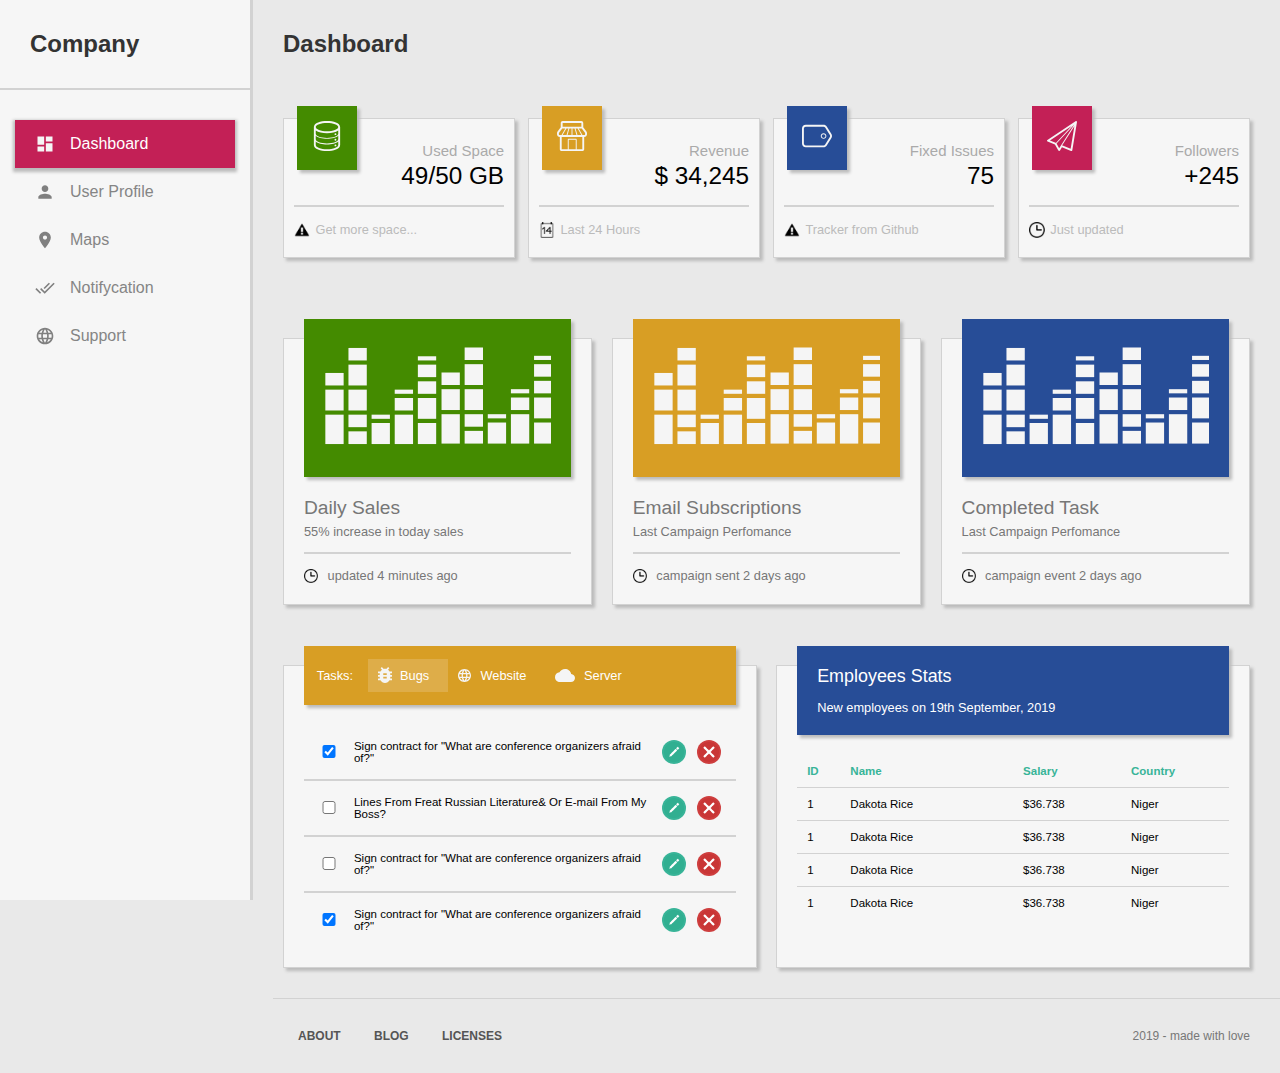
<file: index.html>
<!DOCTYPE html>
<head>
	<meta charset="utf-8">
	<title>EXam#1</title>
	<meta name="description" content="">
	<meta name="viewport" content="width=device-width, initial-scale=1, shrink-to-fit=no">
	<script src="https://ajax.googleapis.com/ajax/libs/jquery/2.2.0/jquery.min.js"></script>
	<link rel="stylesheet" href="css/fonts.css">
	<link rel="stylesheet" href="css/main.css">
	<link rel="stylesheet" href="css/media.css">
</head>
<body>
	
	<aside>
		<header>
			<h1>Company</h1>
		</header>
		<hr>
		
		<menu>
			<div name="menu"></div>
			<ul>
				<li>
					<a href="#" class="active" name="dashboard">	
						<span>Dashboard</span>
					</a>
				</li>
				<li>
					<a href="pages/User_profile.html" name="user_profile">
						<span>User Profile</span>
					</a>
				</li>
				<li>
					<a href="#" name="maps">						
						<span>Maps</span>
					</a>
				</li>
				<li>
					<a href="#" name="notifycation">
						<span>Notifycation</span>
					</a>
				</li>
				<li>
					<a href="https://github.com/art-tal/Exam_of_html-css.git" name="support">
						<span>Support</span>
					</a>
				</li>
				
			</ul>
		</menu>
	</aside>
	
	<main>
		<h1>Dashboard</h1>

		<div class="plans">
			<div class="plans__plan">
				<div class="plans__wrap">
					<img src="img/data_white.svg" alt="data_white">
				</div>
				<p>Used Space<br>
					49/50 GB</p>
				<hr>
				<a href="#">
					<img src="img/alert.png" alt="alert">
					<span>Get more space...</span>
				</a>
			</div>

			<div class="plans__plan">
				<div class="plans__wrap">
					<img src="img/shop_white.svg" alt="shop_white">
				</div>
				<p>Revenue<br>
					$ 34,245</p>
				<hr>
				<a href="#">
					<img src="img/calendar.png" alt="calendar">
					<span>Last 24 Hours</span>
				</a>
			</div>

			<div class="plans__plan">
				<div class="plans__wrap">
					<img src="img/tag_white.svg" alt="tag_white">
				</div>
				<p>Fixed Issues<br>
					75</p>
				<hr>
				<a href="#">
					<img src="img/alert.png" alt="alert">
					<span>Tracker from Github</span>
				</a>
			</div>

			<div class="plans__plan">
				<div class="plans__wrap">
					<img src="img/paperplane_white.svg" alt="paperplane_white">
				</div>
				<p>Followers<br>
					+245</p>
				<hr>
				<a href="#">
					<img src="img/time.png" alt="time">
					<span>Just updated</span>
				</a>
			</div>
		</div>

		<div class="grafics">
			<div class="grafics__item">
				<div class="grafic_img">
					<img src="img/graphics.svg" alt="grafics">
				</div>
				<h3>Daily Sales</h3>
				<p>55% increase in today sales</p>
				<hr>
				<div class="time_info">
					<img src="img/time.png" alt="time">
					<span> updated 4 minutes ago</span>
				</div>
			</div>

			<div class="grafics__item">
				<div class="grafic_img">
					<img src="img/graphics.svg" alt="grafics">
				</div>
				<h3>Email Subscriptions</h3>
				<p>Last Campaign Perfomance</p>
				<hr>
				<div class="time_info">
					<img src="img/time.png" alt="time">
					<span> campaign sent 2 days ago</span>
				</div>
			</div>

			<div class="grafics__item">
				<div class="grafic_img">
					<img src="img/graphics.svg" alt="grafics">
				</div>
				<h3>Completed Task</h3>
				<p>Last Campaign Perfomance</p>
				<hr>
				<div class="time_info">
					<img src="img/time.png" alt="time">
					<span> campaign event 2 days ago</span>
				</div>
			</div>
		</div>

		<div class="lists">

			<div class="lists__list">
				<div class="list_tasks">
					<h4>Tasks:</h4>
					<div name="bugs" class="active">Bugs</div>
					<div name="website">Website</div>
					<div name="server">Server</div>
				</div>
				<form action="#" method="post" name="tasks_bugs">
					<div class="fieldset">
						<input type="checkbox" checked id="sign">
						<label for="sign">Sign contract for "What are conference organizers afraid of?"</label>
						<button class="edit"></button>
						<button class="cansel"></button>
					</div>
					<div class="fieldset">
						<input type="checkbox" id="lines">
						<label for="lines">Lines From Freat Russian Literature& Or E-mail From My Boss?</label>
						<button class="edit"></button>
						<button class="cansel"></button>
					</div>
					<div class="fieldset">
						<input type="checkbox" id="what">
						<label for="what">Sign contract for "What are conference organizers afraid of?"</label>
						<button class="edit"></button>
						<button class="cansel"></button>
					</div>
					<div class="fieldset">
						<input type="checkbox" id="contract" checked>
						<label for="contract">Sign contract for "What are conference organizers afraid of?"</label>
						<button class="edit"></button>
						<button class="cansel"></button>
					</div>
				</form>
			</div>

			<div class="lists__list">
				<div class="employees">
					<h3>Employees Stats</h3>
					<p>New employees on 19th September, 2019</p>
				</div>
				<table>
					<thead>
						<th>ID</th>
						<th>Name</th>
						<th>Salary</th>
						<th>Country</th>
					</thead>
					<tbody>
						<tr>
							<td>1</td>
							<td>Dakota Rice</td>
							<td>$36.738</td>
							<td>Niger</td>
						</tr>
						<tr>
							<td>1</td>
							<td>Dakota Rice</td>
							<td>$36.738</td>
							<td>Niger</td>
						</tr>
						<tr>
							<td>1</td>
							<td>Dakota Rice</td>
							<td>$36.738</td>
							<td>Niger</td>
						</tr>
						<tr>
							<td>1</td>
							<td>Dakota Rice</td>
							<td>$36.738</td>
							<td>Niger</td>
						</tr>
					</tbody>
				</table>
			</div>
		</div>

	</main>

	<footer>
		<ul>
			<li><a href="#">ABOUT</a></li>
			<li><a href="#">BLOG</a></li>
			<li><a href="#">LICENSES</a></li>
		</ul>
		<p>2019 - made with love</p>
	</footer>
	
	<script src="js/common.js"></script>	
</body>
</html>
</file>
<file: css/fonts.css>
@font-face {
  font-family: "RobotoRegular";
  font-style: normal;
  font-weight: normal;
  src: url("../fonts/RobotoRegular/RobotoRegular.eot?#iefix") format("embedded-opentype"), url("../fonts/RobotoRegular/RobotoRegular.woff") format("woff"), url("../fonts/RobotoRegular/RobotoRegular.ttf") format("truetype"); }
</file>
<file: css/main.css>
aside hr, main .plans .plans__plan hr, main .grafics .grafics__item hr, main .lists .lists__list form .fieldset {
  margin: 0;
  border: none;
  border-bottom: 2px solid #D2D2D2; }

aside header h1, main h1 {
  font-size: 24px;
  padding: 30px;
  margin: 0;
  color: #333; }

main .plans .plans__plan, main .plans .plans__plan .plans__wrap, main .grafics .grafics__item, main .grafics .grafics__item .grafic_img, main .lists .lists__list, main .lists .lists__list .list_tasks, main .lists .employees, main.user_profile .wrap .user, main.user_profile .wrap article.edit, main.user_profile .wrap article.edit header {
  border: 1px solid #D2D2D2;
  -webkit-box-shadow: 3px 3px 3px #bbb;
  box-shadow: 3px 3px 3px #bbb;
  background-color: #F6F6F6; }

* {
  margin: 0;
  padding: 0; }

body {
  min-width: 400px;
  font-family: Arial, sans-serif;
  background-color: #E9E9E9; }

aside {
  width: 250px;
  height: 100vh;
  position: fixed;
  top: 0;
  left: 0;
  background-color: #F6F6F6;
  border-right: 3px solid #D2D2D2; }
  @media (max-width: 799.9px) {
    aside {
      width: 200px;
      height: auto;
      position: absolute;
      top: 2px;
      left: 20px;
      z-index: 999;
      display: inline-block;
      background: none;
      border: none; } }
  aside header {
    margin: 0; }
    @media (min-width: 299.9px) and (max-width: 799.9px) {
      aside header {
        display: none; } }
    @media (max-width: 799.9px) {
      aside header h1 {
        display: none; } }
  @media (max-width: 799.9px) {
    aside hr {
      display: none; } }
  aside menu {
    -webkit-box-sizing: border-box;
    box-sizing: border-box;
    width: 100%;
    padding: 30px 15px; }
    @media (max-width: 799.9px) {
      aside menu {
        padding: 0;
        margin: 30px 15px; } }
    aside menu div[name="menu"] {
      display: none;
      background-image: url(../img/bars-solid.svg);
      background-repeat: no-repeat;
      background-position: 50% 50%;
      width: 24px;
      height: 24px; }
      @media (max-width: 799.9px) {
        aside menu div[name="menu"] {
          display: block; } }
    aside menu:hover ul {
      display: block;
      background-color: #F6F6F6; }
    aside menu ul {
      list-style-type: none;
      width: 100%; }
      @media (max-width: 799.9px) {
        aside menu ul {
          display: none; } }
      aside menu ul li {
        width: 100%; }
        aside menu ul li a {
          width: 100%;
          -webkit-box-sizing: border-box;
          box-sizing: border-box;
          display: block;
          padding: 15px;
          padding-left: 55px;
          background-repeat: no-repeat;
          background-size: 20px;
          background-position: 20px 50%;
          color: #858585;
          text-decoration: none; }
          aside menu ul li a[name="dashboard"] {
            background-image: url(../img/dashboard_gray.svg); }
          aside menu ul li a[name="user_profile"] {
            background-image: url(../img/account_gray.svg); }
          aside menu ul li a[name="maps"] {
            background-image: url(../img/map_gray.svg); }
          aside menu ul li a[name="notifycation"] {
            background-image: url(../img/notify_gray.svg); }
          aside menu ul li a[name="support"] {
            background-image: url(../img/support_gray.svg); }
          aside menu ul li a.active, aside menu ul li a:hover {
            background-color: #C32056;
            color: #fff;
            -webkit-box-shadow: 0 2px 3px 2px #bbb;
            box-shadow: 0 2px 3px 2px #bbb; }
          aside menu ul li a[name="dashboard"].active, aside menu ul li a[name="dashboard"]:hover {
            background-image: url(../img/dashboard_white.svg); }
          aside menu ul li a[name="user_profile"].active, aside menu ul li a[name="user_profile"]:hover {
            background-image: url(../img/account_white.svg); }
          aside menu ul li a[name="maps"].active, aside menu ul li a[name="maps"]:hover {
            background-image: url(../img/map_white.png); }
          aside menu ul li a[name="notifycation"].active, aside menu ul li a[name="notifycation"]:hover {
            background-image: url(../img/notify_white.png); }
          aside menu ul li a[name="support"].active, aside menu ul li a[name="support"]:hover {
            background-image: url(../img/support_white.png); }

main {
  margin-left: 253px;
  padding: 30px; }
  @media (max-width: 799.9px) {
    main {
      margin-left: 0; } }
  main h1 {
    margin: 0;
    padding: 0; }
    @media (max-width: 799.9px) {
      main h1 {
        margin-left: 40px;
        position: relative;
        z-index: 10; } }
  main .plans {
    margin-top: 60px;
    display: -webkit-flex;
    display: -moz-flex;
    display: -ms-flex;
    display: -o-flex;
    display: -webkit-box;
    display: -ms-flexbox;
    display: flex;
    -webkit-box-pack: justify;
    -ms-flex-pack: justify;
    justify-content: space-between; }
    @media (min-width: 500px) and (max-width: 999.9px) {
      main .plans {
        -ms-flex-wrap: wrap;
        flex-wrap: wrap; } }
    @media (max-width: 499.9px) {
      main .plans {
        display: block; } }
    main .plans .plans__plan {
      -webkit-box-sizing: border-box;
      box-sizing: border-box;
      -ms-flex-preferred-size: 24%;
      flex-basis: 24%;
      position: relative;
      padding: 15px 10px; }
      @media (min-width: 500px) and (max-width: 999.9px) {
        main .plans .plans__plan {
          -ms-flex-preferred-size: 49%;
          flex-basis: 49%;
          margin-bottom: 50px; } }
      @media (max-width: 499.9px) {
        main .plans .plans__plan {
          -ms-flex-preferred-size: 100%;
          flex-basis: 100%;
          margin-bottom: 50px; } }
      main .plans .plans__plan .plans__wrap {
        border: none;
        -webkit-box-sizing: border-box;
        box-sizing: border-box;
        position: absolute;
        max-width: 96px;
        width: 24%;
        min-width: 60px;
        height: width;
        padding: 6.5%;
        top: -1vw;
        left: 1vw; }
        @media (min-width: 800px) and (max-width: 999.9px) {
          main .plans .plans__plan .plans__wrap {
            max-width: 96px;
            width: 28%;
            min-width: 64px;
            padding: 5%;
            top: -1.5vw;
            left: 1.5vw; } }
        @media (min-width: 650px) and (max-width: 799.9px) {
          main .plans .plans__plan .plans__wrap {
            max-width: 84px;
            width: 28%;
            min-width: 72px;
            padding: 5%;
            top: -2vw;
            left: 2vw; } }
        @media (min-width: 500px) and (max-width: 649.9px) {
          main .plans .plans__plan .plans__wrap {
            max-width: 84px;
            width: 28%;
            min-width: 64px;
            padding: 5%;
            top: -2vw;
            left: 2vw; } }
        @media (max-width: 499.9px) {
          main .plans .plans__plan .plans__wrap {
            max-width: 84px;
            width: 28%;
            min-width: 48px;
            padding: 5%;
            top: -2.5vw;
            left: 2.5vw; } }
        @media (max-width: 399.9px) {
          main .plans .plans__plan .plans__wrap {
            width: 25%;
            top: -10px;
            left: 10px; } }
        main .plans .plans__plan .plans__wrap img {
          width: 100%; }
      main .plans .plans__plan p {
        font-size: 1.9vw;
        text-align: right;
        margin-bottom: 15px; }
        @media (min-width: 800px) and (max-width: 999.9px) {
          main .plans .plans__plan p {
            font-size: 3vw; } }
        @media (min-width: 650px) and (max-width: 799.9px) {
          main .plans .plans__plan p {
            font-size: 4vw; } }
        @media (min-width: 500px) and (max-width: 649.9px) {
          main .plans .plans__plan p {
            font-size: 5vw; } }
        @media (max-width: 499.9px) {
          main .plans .plans__plan p {
            font-size: 7vw; } }
        @media (max-width: 399.9px) {
          main .plans .plans__plan p {
            font-size: 28px; } }
        main .plans .plans__plan p:first-line {
          font-size: 15px;
          color: #aaa; }
      main .plans .plans__plan hr {
        margin-bottom: 15px; }
      main .plans .plans__plan a {
        text-decoration: none; }
        main .plans .plans__plan a:hover {
          text-decoration: none;
          cursor: pointer; }
        main .plans .plans__plan a img {
          height: 16px;
          margin-right: 1px; }
        main .plans .plans__plan a span {
          color: #bbb;
          font-size: 0.8em;
          vertical-align: top; }
      main .plans .plans__plan:first-child .plans__wrap {
        background-color: #448B00; }
      main .plans .plans__plan:nth-child(2) .plans__wrap {
        background-color: #D89E24; }
      main .plans .plans__plan:nth-child(3) .plans__wrap {
        background-color: #274D97; }
      main .plans .plans__plan:last-child .plans__wrap {
        background-color: #C32056; }

main .grafics {
  margin-top: 80px;
  display: -webkit-flex;
  display: -moz-flex;
  display: -ms-flex;
  display: -o-flex;
  display: -webkit-box;
  display: -ms-flexbox;
  display: flex;
  -webkit-box-pack: justify;
  -ms-flex-pack: justify;
  justify-content: space-between; }
  @media (min-width: 800px) and (max-width: 999.9px) {
    main .grafics {
      margin-top: 20px; } }
  @media (min-width: 650px) and (max-width: 799.9px) {
    main .grafics {
      margin-top: 10px; } }
  @media (min-width: 500px) and (max-width: 649.9px) {
    main .grafics {
      margin-top: 10px;
      display: block; } }
  @media (max-width: 499.9px) {
    main .grafics {
      margin-top: 10px;
      display: block; } }
  main .grafics .grafics__item {
    -webkit-box-sizing: border-box;
    box-sizing: border-box;
    -ms-flex-preferred-size: 32%;
    flex-basis: 32%;
    padding: 20px;
    color: #777;
    position: relative; }
    @media (min-width: 500px) and (max-width: 649.9px) {
      main .grafics .grafics__item {
        margin-bottom: 60px;
        width: 100%; } }
    @media (max-width: 499.9px) {
      main .grafics .grafics__item {
        margin-bottom: 60px;
        width: 100%; } }
    main .grafics .grafics__item:first-child .grafic_img {
      background-color: #448B00; }
    main .grafics .grafics__item:nth-child(2) .grafic_img {
      background-color: #D89E24; }
    main .grafics .grafics__item:last-child .grafic_img {
      background-color: #274D97; }
    main .grafics .grafics__item .grafic_img {
      border: none;
      -webkit-box-sizing: border-box;
      box-sizing: border-box;
      width: 100%;
      padding: 20px;
      position: relative;
      left: 0px;
      top: -40px; }
      main .grafics .grafics__item .grafic_img img {
        width: 100%; }
    main .grafics .grafics__item h3 {
      margin-top: -20px;
      font-size: 1.5vw;
      font-weight: 400; }
      @media (min-width: 800px) and (max-width: 999.9px) {
        main .grafics .grafics__item h3 {
          font-size: 2vw; } }
      @media (min-width: 650px) and (max-width: 799.9px) {
        main .grafics .grafics__item h3 {
          font-size: 2.5vw; } }
      @media (min-width: 500px) and (max-width: 649.9px) {
        main .grafics .grafics__item h3 {
          font-size: 4vw; } }
      @media (max-width: 499.9px) {
        main .grafics .grafics__item h3 {
          font-size: 5vw; } }
      @media (max-width: 399.9px) {
        main .grafics .grafics__item h3 {
          font-size: 20px; } }
    main .grafics .grafics__item p {
      margin-top: 5px;
      font-size: 1vw;
      margin-bottom: 1vw; }
      @media (min-width: 800px) and (max-width: 999.9px) {
        main .grafics .grafics__item p {
          font-size: 1.5vw; } }
      @media (min-width: 650px) and (max-width: 799.9px) {
        main .grafics .grafics__item p {
          font-size: 2vw;
          margin-bottom: 1.5vw; } }
      @media (min-width: 500px) and (max-width: 649.9px) {
        main .grafics .grafics__item p {
          font-size: 3vw;
          margin-bottom: 2vw; } }
      @media (max-width: 499.9px) {
        main .grafics .grafics__item p {
          font-size: 4vw;
          margin-bottom: 3vw; } }
      @media (max-width: 399.9px) {
        main .grafics .grafics__item p {
          font-size: 16px;
          margin-bottom: 12px; } }
    main .grafics .grafics__item div.time_info {
      margin-top: 1vw; }
      @media (min-width: 800px) and (max-width: 999.9px) {
        main .grafics .grafics__item div.time_info {
          margin-top: 1vw; } }
      @media (min-width: 650px) and (max-width: 799.9px) {
        main .grafics .grafics__item div.time_info {
          margin-top: 1.5vw; } }
      @media (min-width: 500px) and (max-width: 649.9px) {
        main .grafics .grafics__item div.time_info {
          margin-top: 2vw; } }
      @media (max-width: 499.9px) {
        main .grafics .grafics__item div.time_info {
          margin-top: 3vw; } }
      @media (max-width: 399.9px) {
        main .grafics .grafics__item div.time_info {
          margin-top: 12px; } }
      main .grafics .grafics__item div.time_info img {
        margin-right: 5px;
        width: 1.1vw;
        vertical-align: middle; }
        @media (min-width: 800px) and (max-width: 999.9px) {
          main .grafics .grafics__item div.time_info img {
            width: 1.3vw;
            margin-right: 2px; } }
        @media (min-width: 650px) and (max-width: 799.9px) {
          main .grafics .grafics__item div.time_info img {
            width: 1.5vw;
            margin-right: 2px; } }
        @media (min-width: 500px) and (max-width: 649.9px) {
          main .grafics .grafics__item div.time_info img {
            width: 2.5vw;
            margin-right: 2px; } }
        @media (max-width: 499.9px) {
          main .grafics .grafics__item div.time_info img {
            width: 3.2vw;
            margin-right: 2px; } }
        @media (max-width: 399.9px) {
          main .grafics .grafics__item div.time_info img {
            width: 13px; } }
      main .grafics .grafics__item div.time_info span {
        font-size: 1vw; }
        @media (min-width: 800px) and (max-width: 999.9px) {
          main .grafics .grafics__item div.time_info span {
            font-size: 1.6vw; } }
        @media (min-width: 650px) and (max-width: 799.9px) {
          main .grafics .grafics__item div.time_info span {
            font-size: 1.5vw; } }
        @media (min-width: 500px) and (max-width: 649.9px) {
          main .grafics .grafics__item div.time_info span {
            font-size: 2.4vw; } }
        @media (max-width: 499.9px) {
          main .grafics .grafics__item div.time_info span {
            font-size: 3vw; } }
        @media (max-width: 399.9px) {
          main .grafics .grafics__item div.time_info span {
            font-size: 13px; } }

main .lists {
  display: -webkit-flex;
  display: -moz-flex;
  display: -ms-flex;
  display: -o-flex;
  display: -webkit-box;
  display: -ms-flexbox;
  display: flex;
  -webkit-box-pack: justify;
  -ms-flex-pack: justify;
  justify-content: space-between; }
  @media (max-width: 999.9px) {
    main .lists {
      display: block; } }
  main .lists .lists__list {
    margin-top: 60px;
    width: 49%;
    padding: 20px;
    -webkit-box-sizing: border-box;
    box-sizing: border-box; }
    @media (max-width: 999.9px) {
      main .lists .lists__list {
        width: 100%; } }
    main .lists .lists__list .list_tasks {
      border: none;
      display: -webkit-flex;
      display: -moz-flex;
      display: -ms-flex;
      display: -o-flex;
      display: -webkit-box;
      display: -ms-flexbox;
      display: flex;
      -webkit-box-align: center;
      -ms-flex-align: center;
      align-items: center;
      padding: 1vw;
      background-color: #D89E24;
      font-size: 1vw;
      color: #fff;
      width: 100%;
      -webkit-box-sizing: border-box;
      box-sizing: border-box;
      position: relative;
      top: -40px; }
      @media (min-width: 800px) and (max-width: 999.9px) {
        main .lists .lists__list .list_tasks {
          padding: 2vw;
          font-size: 1.75vw; } }
      @media (min-width: 650px) and (max-width: 799.9px) {
        main .lists .lists__list .list_tasks {
          padding: 2.5vw;
          font-size: 2vw; } }
      @media (min-width: 500px) and (max-width: 649.9px) {
        main .lists .lists__list .list_tasks {
          padding: 3.5vw;
          font-size: 3vw; } }
      @media (max-width: 499.9px) {
        main .lists .lists__list .list_tasks {
          padding: 3vw;
          font-size: 3.5vw; } }
      @media (max-width: 399.9px) {
        main .lists .lists__list .list_tasks {
          padding: 10px;
          font-size: 12px; } }
      main .lists .lists__list .list_tasks h4 {
        margin-right: 15px;
        font-weight: normal; }
      main .lists .lists__list .list_tasks div {
        padding: 0.7vw 1.5vw;
        padding-left: 2.5vw;
        background-repeat: no-repeat;
        background-size: 1vw;
        background-position: 0.75vw 50%; }
        @media (min-width: 800px) and (max-width: 999.9px) {
          main .lists .lists__list .list_tasks div {
            padding: 1vw 2vw;
            padding-left: 4.5vw;
            background-size: 1.8vw;
            background-position: 2vw 50%; } }
        @media (min-width: 650px) and (max-width: 799.9px) {
          main .lists .lists__list .list_tasks div {
            padding: 2vw 4vw;
            padding-left: 7vw;
            background-size: 2.5vw;
            background-position: 3vw 50%; } }
        @media (min-width: 500px) and (max-width: 649.9px) {
          main .lists .lists__list .list_tasks div {
            padding: 2vw 3vw;
            padding-left: 8vw;
            background-size: 3vw;
            background-position: 2.5vw 50%; } }
        @media (max-width: 499.9px) {
          main .lists .lists__list .list_tasks div {
            padding: 1vw 2vw;
            padding-left: 8vw;
            background-size: 3.5vw;
            background-position: 3vw 50%; } }
        @media (max-width: 399.9px) {
          main .lists .lists__list .list_tasks div {
            padding: 5px 7px;
            padding-left: 30px;
            background-size: 14px;
            background-position: 12px 50%; } }
        main .lists .lists__list .list_tasks div[name="bugs"] {
          background-image: url(../img/bug.svg);
          background-size: 14px;
          background-position: 0.75vw 45%; }
          @media (min-width: 800px) and (max-width: 999.9px) {
            main .lists .lists__list .list_tasks div[name="bugs"] {
              background-size: 1.5vw;
              background-position: 1.5vw 45%;
              padding-left: 4vw; } }
          @media (min-width: 650px) and (max-width: 799.9px) {
            main .lists .lists__list .list_tasks div[name="bugs"] {
              background-position: 2vw 45%;
              background-size: 2vw;
              padding-left: 5.5vw; } }
          @media (min-width: 500px) and (max-width: 649.9px) {
            main .lists .lists__list .list_tasks div[name="bugs"] {
              background-size: 2.5vw;
              background-position: 2vw 45%;
              padding-left: 6vw; } }
          @media (max-width: 499.9px) {
            main .lists .lists__list .list_tasks div[name="bugs"] {
              background-position: 2vw 45%;
              background-size: 2.5vw;
              padding-left: 6vw; } }
          @media (max-width: 399.9px) {
            main .lists .lists__list .list_tasks div[name="bugs"] {
              background-position: 8px 45%;
              background-size: 10px;
              padding-left: 24px; } }
        main .lists .lists__list .list_tasks div[name="website"] {
          background-image: url(../img/web.svg); }
        main .lists .lists__list .list_tasks div[name="server"] {
          background-image: url(../img/cloud.svg);
          background-size: 20px;
          padding-left: 3vw; }
          @media (min-width: 800px) and (max-width: 999.9px) {
            main .lists .lists__list .list_tasks div[name="server"] {
              background-size: 2.5vw;
              padding-left: 5.5vw; } }
          @media (min-width: 650px) and (max-width: 799.9px) {
            main .lists .lists__list .list_tasks div[name="server"] {
              background-size: 3.5vw;
              padding-left: 7.5vw; } }
          @media (min-width: 500px) and (max-width: 649.9px) {
            main .lists .lists__list .list_tasks div[name="server"] {
              background-size: 4vw;
              padding-left: 8vw; } }
          @media (max-width: 499.9px) {
            main .lists .lists__list .list_tasks div[name="server"] {
              background-size: 4vw;
              padding-left: 8.5vw; } }
          @media (max-width: 399.9px) {
            main .lists .lists__list .list_tasks div[name="server"] {
              background-size: 16px;
              padding-left: 34px; } }
        main .lists .lists__list .list_tasks div:hover, main .lists .lists__list .list_tasks div.active {
          background-color: #DEAD49;
          cursor: pointer; }
    main .lists .lists__list form {
      margin-top: -20px; }
      main .lists .lists__list form .fieldset {
        -webkit-box-sizing: border-box;
        box-sizing: border-box;
        padding: 15px;
        display: -webkit-flex;
        display: -moz-flex;
        display: -ms-flex;
        display: -o-flex;
        display: -webkit-box;
        display: -ms-flexbox;
        display: flex;
        -webkit-box-pack: justify;
        -ms-flex-pack: justify;
        justify-content: space-between;
        -webkit-box-align: center;
        -ms-flex-align: center;
        align-items: center; }
        main .lists .lists__list form .fieldset:last-child {
          border: none; }
        main .lists .lists__list form .fieldset input {
          text-align: left;
          width: 5%;
          margin-right: 1%; }
        main .lists .lists__list form .fieldset label {
          width: 74%;
          font-size: 0.9vw; }
          @media (min-width: 800px) and (max-width: 999.9px) {
            main .lists .lists__list form .fieldset label {
              font-size: 1.6vw; } }
          @media (min-width: 650px) and (max-width: 799.9px) {
            main .lists .lists__list form .fieldset label {
              font-size: 2vw; } }
          @media (min-width: 500px) and (max-width: 649.9px) {
            main .lists .lists__list form .fieldset label {
              font-size: 2.75vw; } }
          @media (max-width: 499.9px) {
            main .lists .lists__list form .fieldset label {
              font-size: 3.4vw; } }
          @media (max-width: 399.9px) {
            main .lists .lists__list form .fieldset label {
              font-size: 13px; } }
        main .lists .lists__list form .fieldset button {
          background-repeat: no-repeat;
          background-position: 50% 50%;
          background-size: 20px;
          min-width: 24px;
          height: 24px;
          border-radius: 50%;
          border: none;
          cursor: pointer; }
          main .lists .lists__list form .fieldset button.edit {
            background-color: #38B498;
            background-image: url(../img/edit.png); }
          main .lists .lists__list form .fieldset button.cansel {
            background-color: #CE3E3E;
            background-image: url(../img/remove.png); }
  main .lists .employees {
    border: none;
    -webkit-box-sizing: border-box;
    box-sizing: border-box;
    width: 100%;
    padding: 20px;
    background-color: #274D97;
    color: #fff;
    position: relative;
    top: -40px; }
    main .lists .employees h3 {
      font-size: 1.4vw;
      font-weight: normal;
      margin-bottom: 1vw; }
      @media (min-width: 800px) and (max-width: 999.9px) {
        main .lists .employees h3 {
          font-size: 2vw;
          margin-bottom: 1.5vw; } }
      @media (min-width: 650px) and (max-width: 799.9px) {
        main .lists .employees h3 {
          font-size: 2.75vw;
          margin-bottom: 2vw; } }
      @media (min-width: 500px) and (max-width: 649.9px) {
        main .lists .employees h3 {
          font-size: 4vw;
          margin-bottom: 2vw; } }
      @media (max-width: 499.9px) {
        main .lists .employees h3 {
          font-size: 4vw;
          margin-bottom: 2vw; } }
      @media (max-width: 399.9px) {
        main .lists .employees h3 {
          font-size: 16px;
          margin-bottom: 8px; } }
    main .lists .employees p {
      font-size: 1vw; }
      @media (min-width: 800px) and (max-width: 999.9px) {
        main .lists .employees p {
          font-size: 1.8vw; } }
      @media (min-width: 650px) and (max-width: 799.9px) {
        main .lists .employees p {
          font-size: 2.5vw; } }
      @media (min-width: 500px) and (max-width: 649.9px) {
        main .lists .employees p {
          font-size: 3vw; } }
      @media (max-width: 499.9px) {
        main .lists .employees p {
          font-size: 3.4vw; } }
      @media (max-width: 399.9px) {
        main .lists .employees p {
          font-size: 13px; } }
  main .lists table {
    margin-top: -20px;
    border-collapse: collapse;
    width: 100%;
    text-align: left;
    font-size: 0.9vw; }
    @media (min-width: 800px) and (max-width: 999.9px) {
      main .lists table {
        font-size: 1.6vw; } }
    @media (min-width: 650px) and (max-width: 799.9px) {
      main .lists table {
        font-size: 2vw; } }
    @media (min-width: 500px) and (max-width: 649.9px) {
      main .lists table {
        font-size: 2.75vw; } }
    @media (max-width: 499.9px) {
      main .lists table {
        font-size: 3.4vw; } }
    @media (max-width: 399.9px) {
      main .lists table {
        font-size: 13px; } }
    main .lists table thead th {
      padding: 10px;
      color: #38B498; }
      main .lists table thead th:first-child {
        width: 10%; }
      main .lists table thead th:nth-child(2) {
        width: 40%; }
      main .lists table thead th:nth-child(3) {
        width: 25%; }
      main .lists table thead th:last-child {
        width: 25%; }
    main .lists table tbody td {
      border-top: 1px solid #D2D2D2;
      padding: 10px;
      font-size: 0.9vw; }
      @media (min-width: 800px) and (max-width: 999.9px) {
        main .lists table tbody td {
          font-size: 1.6vw; } }
      @media (min-width: 650px) and (max-width: 799.9px) {
        main .lists table tbody td {
          font-size: 2vw; } }
      @media (min-width: 500px) and (max-width: 649.9px) {
        main .lists table tbody td {
          font-size: 2.75vw; } }
      @media (max-width: 499.9px) {
        main .lists table tbody td {
          font-size: 3.4vw; } }
      @media (max-width: 399.9px) {
        main .lists table tbody td {
          font-size: 13px; } }

footer {
  margin-left: 273px;
  border-top: 1px solid #D2D2D2;
  padding: 30px 10px;
  font-size: 12px; }
  @media (max-width: 799.9px) {
    footer {
      margin-left: 0;
      padding-left: 40px; } }
  footer ul {
    list-style-type: none;
    display: inline-block; }
    footer ul li {
      display: inline-block;
      padding: 0 15px; }
      @media (max-width: 499.9px) {
        footer ul li {
          padding: 0 10px; } }
      footer ul li a {
        text-decoration: none;
        color: #555;
        font-weight: bold; }
        footer ul li a:hover {
          text-decoration: underline; }
  footer p {
    display: inline-block;
    float: right;
    margin-right: 20px;
    color: #777; }

main.user_profile .wrap {
  display: -webkit-flex;
  display: -moz-flex;
  display: -ms-flex;
  display: -o-flex;
  display: -webkit-box;
  display: -ms-flexbox;
  display: flex;
  -webkit-box-pack: justify;
  -ms-flex-pack: justify;
  justify-content: space-between;
  -webkit-box-orient: horizontal;
  -webkit-box-direction: reverse;
  -ms-flex-direction: row-reverse;
  flex-direction: row-reverse;
  -webkit-box-align: start;
  -ms-flex-align: start;
  align-items: start; }
  @media (max-width: 999.9px) {
    main.user_profile .wrap {
      display: block; } }
  main.user_profile .wrap .user {
    -webkit-box-flex: 2;
    -ms-flex: 2;
    flex: 2;
    margin-top: 60px;
    padding: 20px;
    -webkit-box-sizing: border-box;
    box-sizing: border-box;
    text-align: center;
    position: relative; }
    main.user_profile .wrap .user .photo {
      -webkit-box-shadow: 0px 0px 5px 3px #bbb;
      box-shadow: 0px 0px 5px 3px #bbb;
      width: 150px;
      height: 150px;
      overflow: hidden;
      border-radius: 50%;
      position: absolute;
      top: -60px;
      left: calc(50% - 75px); }
      main.user_profile .wrap .user .photo img {
        width: 100%;
        height: 100%; }
    main.user_profile .wrap .user h5 {
      margin-top: 90px;
      color: #999;
      text-transform: uppercase;
      margin-bottom: 15px; }
    main.user_profile .wrap .user h3 {
      color: #555;
      font-size: 20px;
      margin-bottom: 15px; }
    main.user_profile .wrap .user p {
      color: #777;
      line-height: 1.5; }
  main.user_profile .wrap article.edit {
    -webkit-box-flex: 5;
    -ms-flex: 5;
    flex: 5;
    margin-top: 60px;
    -webkit-box-sizing: border-box;
    box-sizing: border-box;
    padding: 20px;
    margin-right: 20px; }
    main.user_profile .wrap article.edit header {
      border: none;
      padding: 20px;
      width: 100%;
      -webkit-box-sizing: border-box;
      box-sizing: border-box;
      background-color: #C32056;
      color: #fff;
      position: relative;
      top: -40px; }
      main.user_profile .wrap article.edit header h3 {
        font-weight: 200;
        font-size: 20px;
        margin-bottom: 15px; }
      main.user_profile .wrap article.edit header p {
        font-size: 16px; }
    main.user_profile .wrap article.edit form {
      margin-top: -20px;
      padding-bottom: 40px; }
      main.user_profile .wrap article.edit form .fieldset {
        border: none;
        display: -webkit-flex;
        display: -moz-flex;
        display: -ms-flex;
        display: -o-flex;
        display: -webkit-box;
        display: -ms-flexbox;
        display: flex;
        -webkit-box-pack: justify;
        -ms-flex-pack: justify;
        justify-content: space-between; }
        @media (max-width: 649.9px) {
          main.user_profile .wrap article.edit form .fieldset {
            display: block; } }
        main.user_profile .wrap article.edit form .fieldset .field {
          -webkit-box-flex: 1;
          -ms-flex: 1;
          flex: 1;
          margin-right: 20px;
          margin-bottom: 15px;
          -webkit-box-sizing: border-box;
          box-sizing: border-box; }
          main.user_profile .wrap article.edit form .fieldset .field:last-child {
            margin-right: 0; }
          main.user_profile .wrap article.edit form .fieldset .field label {
            display: block;
            color: #777;
            font-size: 14px; }
          main.user_profile .wrap article.edit form .fieldset .field input, main.user_profile .wrap article.edit form .fieldset .field textarea {
            width: 100%;
            -webkit-box-sizing: border-box;
            box-sizing: border-box;
            border: none;
            border-bottom: 1px solid #D2D2D2;
            background: none;
            padding: 10px 5px; }
          main.user_profile .wrap article.edit form .fieldset .field textarea {
            height: 70px;
            -webkit-box-sizing: border-box;
            box-sizing: border-box;
            width: 100%;
            resize: vertical; }
      main.user_profile .wrap article.edit form button {
        background-color: #C32056;
        border: none;
        color: #fff;
        text-transform: uppercase;
        font-size: 18px;
        padding: 10px 50px;
        float: right;
        cursor: pointer; }
</file>
<file: css/media.css>
/*==========  Desktop First Method  ==========*/

/* Large Devices, Wide Screens */
@media only screen and (max-width : 1200px) {

}

/* Medium Devices, Desktops */
@media only screen and (max-width : 992px) {

}

/* Small Devices, Tablets */
@media only screen and (max-width : 768px) {

	/*Disable Animation on Mobile Devices*/
	.animated {
		/*CSS transitions*/
		-o-transition-property: none !important;
		-moz-transition-property: none !important;
		-ms-transition-property: none !important;
		-webkit-transition-property: none !important;
		transition-property: none !important;
		/*CSS transforms*/
		-o-transform: none !important;
		-moz-transform: none !important;
		-ms-transform: none !important;
		-webkit-transform: none !important;
		transform: none !important;
		/*CSS animations*/
		-webkit-animation: none !important;
		-moz-animation: none !important;
		-o-animation: none !important;
		-ms-animation: none !important;
		animation: none !important;
	}

}

/* Extra Small Devices, Phones */
@media only screen and (max-width : 480px) {

}

/* Custom, iPhone Retina */
@media only screen and (max-width : 320px) {

}


/*==========  Mobile First Method  ==========*/

/* Custom, iPhone Retina */
@media only screen and (min-width : 320px) {

}

/* Extra Small Devices, Phones */
@media only screen and (min-width : 480px) {

}

/* Small Devices, Tablets */
@media only screen and (min-width : 768px) {

}

/* Medium Devices, Desktops */
@media only screen and (min-width : 992px) {

}

 /* Large Devices, Wide Screens */
@media only screen and (min-width : 1200px) {

}
</file>
